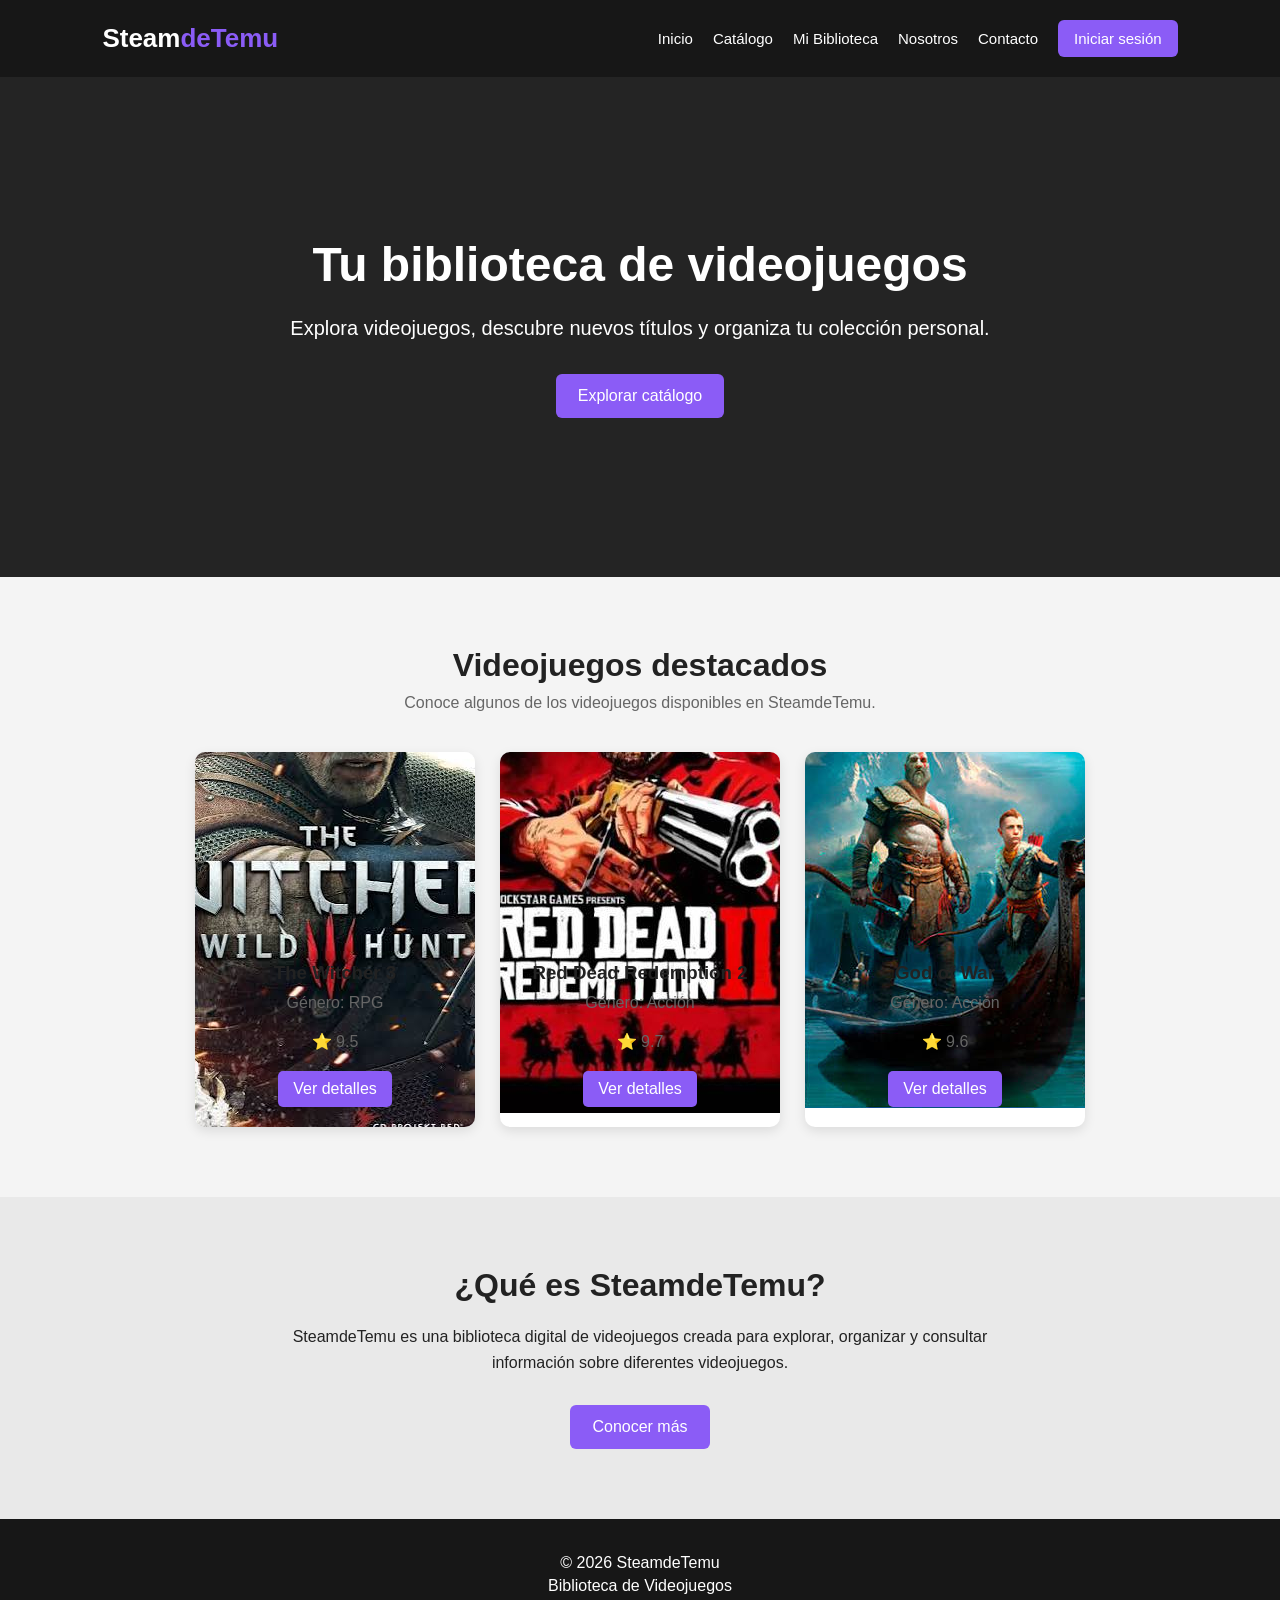
<file: SteamDeTemu/index.html>
<!DOCTYPE html>
<html lang="es">

<head>

    <meta charset="UTF-8">

    <meta name="viewport" content="width=device-width, initial-scale=1.0">

    <title>SteamdeTemu | Biblioteca de Videojuegos</title>

    <link rel="stylesheet" href="css/style.css">

    <link rel="stylesheet" href="css/responsive.css">

</head>


<body>


<!-- =========================
     ENCABEZADO
========================== -->

<header class="header">

    <a href="index.html" class="logo">
        Steam<span>deTemu</span>
    </a>


    <nav class="navbar">

        <a href="index.html">
            Inicio
        </a>

        <a href="catalogo.html">
            Catálogo
        </a>

        <a href="biblioteca.html">
            Mi Biblioteca
        </a>

        <a href="nosotros.html">
            Nosotros
        </a>

        <a href="contacto.html">
            Contacto
        </a>

        <a href="login.html" class="btn-login">
            Iniciar sesión
        </a>

    </nav>

</header>


<!-- =========================
     CONTENIDO PRINCIPAL
========================== -->

<main>


    <!-- HERO -->

    <section class="hero">

        <div class="hero-content">

            <h1>
                Tu biblioteca de videojuegos
            </h1>

            <p>
                Explora videojuegos, descubre nuevos títulos
                y organiza tu colección personal.
            </p>

            <a href="catalogo.html" class="btn-primary">
                Explorar catálogo
            </a>

        </div>

    </section>


    <!-- VIDEOJUEGOS DESTACADOS -->

    <section class="featured">

        <h2>
            Videojuegos destacados
        </h2>

        <p class="section-description">
            Conoce algunos de los videojuegos disponibles
            en SteamdeTemu.
        </p>

        <div class="game-container" id="juegos-destacados">
        </div>

    </section>


    <!-- INFORMACIÓN -->

    <section class="about-preview">

        <h2>
            ¿Qué es SteamdeTemu?
        </h2>

        <p>
            SteamdeTemu es una biblioteca digital de videojuegos
            creada para explorar, organizar y consultar información
            sobre diferentes videojuegos.
        </p>

        <a href="nosotros.html" class="btn-primary">
            Conocer más
        </a>

    </section>


</main>


<!-- =========================
     FOOTER
========================== -->

<footer class="footer">

    <p>
        &copy; 2026 SteamdeTemu
    </p>

    <p>
        Biblioteca de Videojuegos
    </p>

</footer>


<script src="js/videojuegos.js"></script>
<script src="js/main.js"></script>


</body>

</html>
</file>
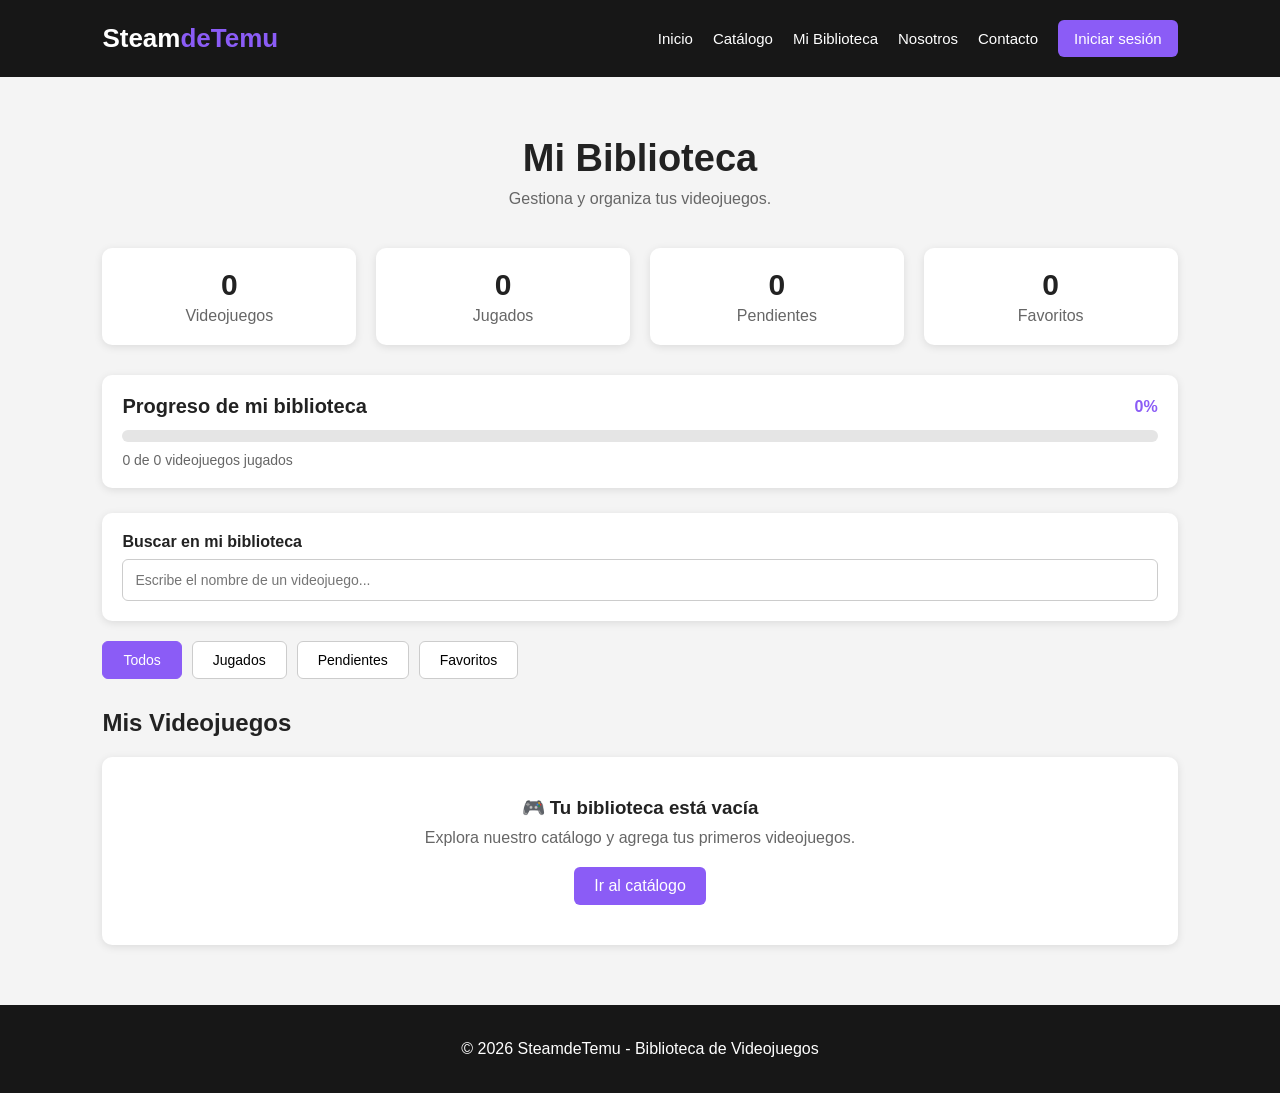
<file: SteamDeTemu/biblioteca.html>
<!DOCTYPE html>
<html lang="es">

<head>
    <meta charset="UTF-8">
    <meta name="viewport" content="width=device-width, initial-scale=1.0">
    <title>Biblioteca | SteamdeTemu</title>

    <!-- FAVICON -->
    <link rel="shortcut icon" href="img/favicon.ico" type="image/x-icon">

    <!-- CSS -->
    <link rel="stylesheet" href="css/style.css">
    <link rel="stylesheet" href="css/responsive.css">
</head>

<body>
<!-- HEADER -->
<header class="header">
    <a href="index.html" class="logo">
        Steam<span>deTemu</span>
    </a>

    <nav class="navbar">
        <a href="index.html">Inicio</a>
        <a href="catalogo.html">Catálogo</a>
        <a href="biblioteca.html" class="activo">Mi Biblioteca</a>
        <a href="nosotros.html">Nosotros</a>
        <a href="contacto.html">Contacto</a>
        <a href="login.html" class="btn-login">Iniciar sesión</a>
    </nav>
</header>

<!-- CONTENIDO PRINCIPAL -->
<main>
    <section class="catalogo">

        <!-- TÍTULO -->
        <div class="catalogo-encabezado">
            <h1>Mi Biblioteca</h1>
            <p>Gestiona y organiza tus videojuegos.</p>
        </div>

        <!-- ESTADÍSTICAS DE LA BIBLIOTECA -->
        <div class="biblioteca-estadisticas">
            <div class="estadistica">
                <h2 id="total-juegos">0</h2>
                <p>Videojuegos</p>
            </div>

            <div class="estadistica">
                <h2 id="total-jugados">0</h2>
                <p>Jugados</p>
            </div>

            <div class="estadistica">
                <h2 id="total-pendientes">0</h2>
                <p>Pendientes</p>
            </div>

            <div class="estadistica">
                <h2 id="total-favoritos">0</h2>
                <p>Favoritos</p>
            </div>
        </div>

        <!-- PROGRESO DE LA BIBLIOTECA -->

        <div class="biblioteca-progreso">

            <div class="progreso-encabezado">

                <h2>Progreso de mi biblioteca</h2>

                <span id="porcentaje-progreso">0%</span>

            </div>

            <div class="barra-progreso">

                <div
                        id="barra-progreso-llenado"
                        class="barra-progreso-llenado">
                </div>

            </div>

            <p id="texto-progreso">
                0 de 0 videojuegos jugados
            </p>

        </div>


        <!-- BUSCADOR -->
        <div class="biblioteca-buscador">
            <label for="buscar-videojuego">Buscar en mi biblioteca</label>
            <input
                    type="text"
                    id="buscar-videojuego"
                    placeholder="Escribe el nombre de un videojuego..."
            >
        </div>

        <!-- FILTROS DE LA BIBLIOTECA -->
        <div class="biblioteca-filtros">
            <button class="filtro-activo" data-filtro="todos">Todos</button>
            <button data-filtro="jugados">Jugados</button>
            <button data-filtro="pendientes">Pendientes</button>
            <button data-filtro="favoritos">Favoritos</button>
        </div>

        <!-- VIDEOJUEGOS DE LA BIBLIOTECA -->
        <div class="biblioteca-contenido">
            <h2>Mis Videojuegos</h2>

            <div id="contenedor-biblioteca" class="contenedor-videojuegos">
                <!-- Los videojuegos se mostrarán aquí mediante JavaScript -->
            </div>

            <!-- MENSAJE CUANDO NO HAY VIDEOJUEGOS (JS podra cambiar el texto dependiendo la situacion)-->
            <div
                    id="mensaje-biblioteca-vacio"
                    class="biblioteca-vacia"
                    style="display: none;"
            >

                <h3>🎮 Tu biblioteca está vacía</h3>

                <p id="texto-biblioteca-vacia">
                    Explora nuestro catálogo y agrega tus primeros videojuegos.
                </p>

                <a href="catalogo.html" class="btn-catalogo">
                    Ir al catálogo
                </a>

            </div>
        </div>

    </section>
</main>

<!-- FOOTER -->
<footer class="footer">
    <p>© 2026 SteamdeTemu - Biblioteca de Videojuegos</p>
</footer>

<!-- JAVASCRIPT -->
<script src="js/videojuegos.js"></script>
<script src="js/biblioteca.js"></script>
</body>

</html>
</file>
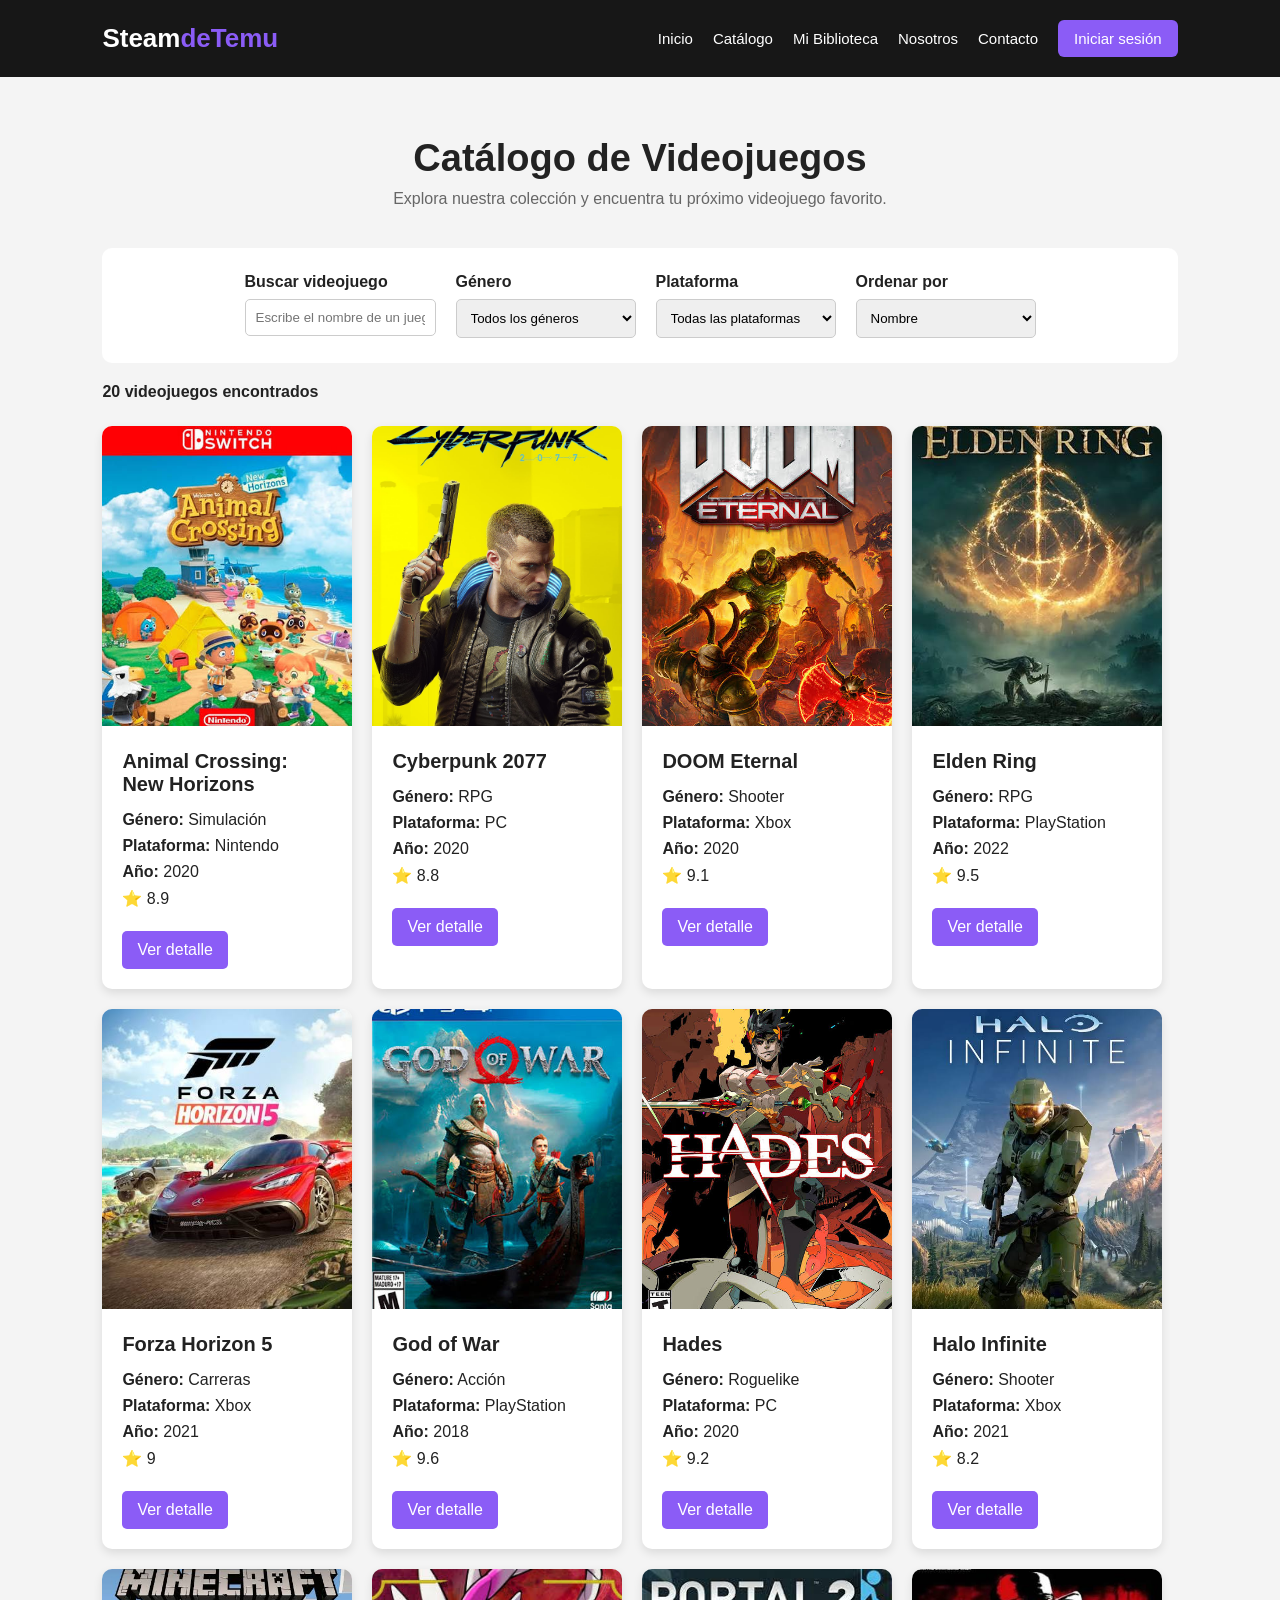
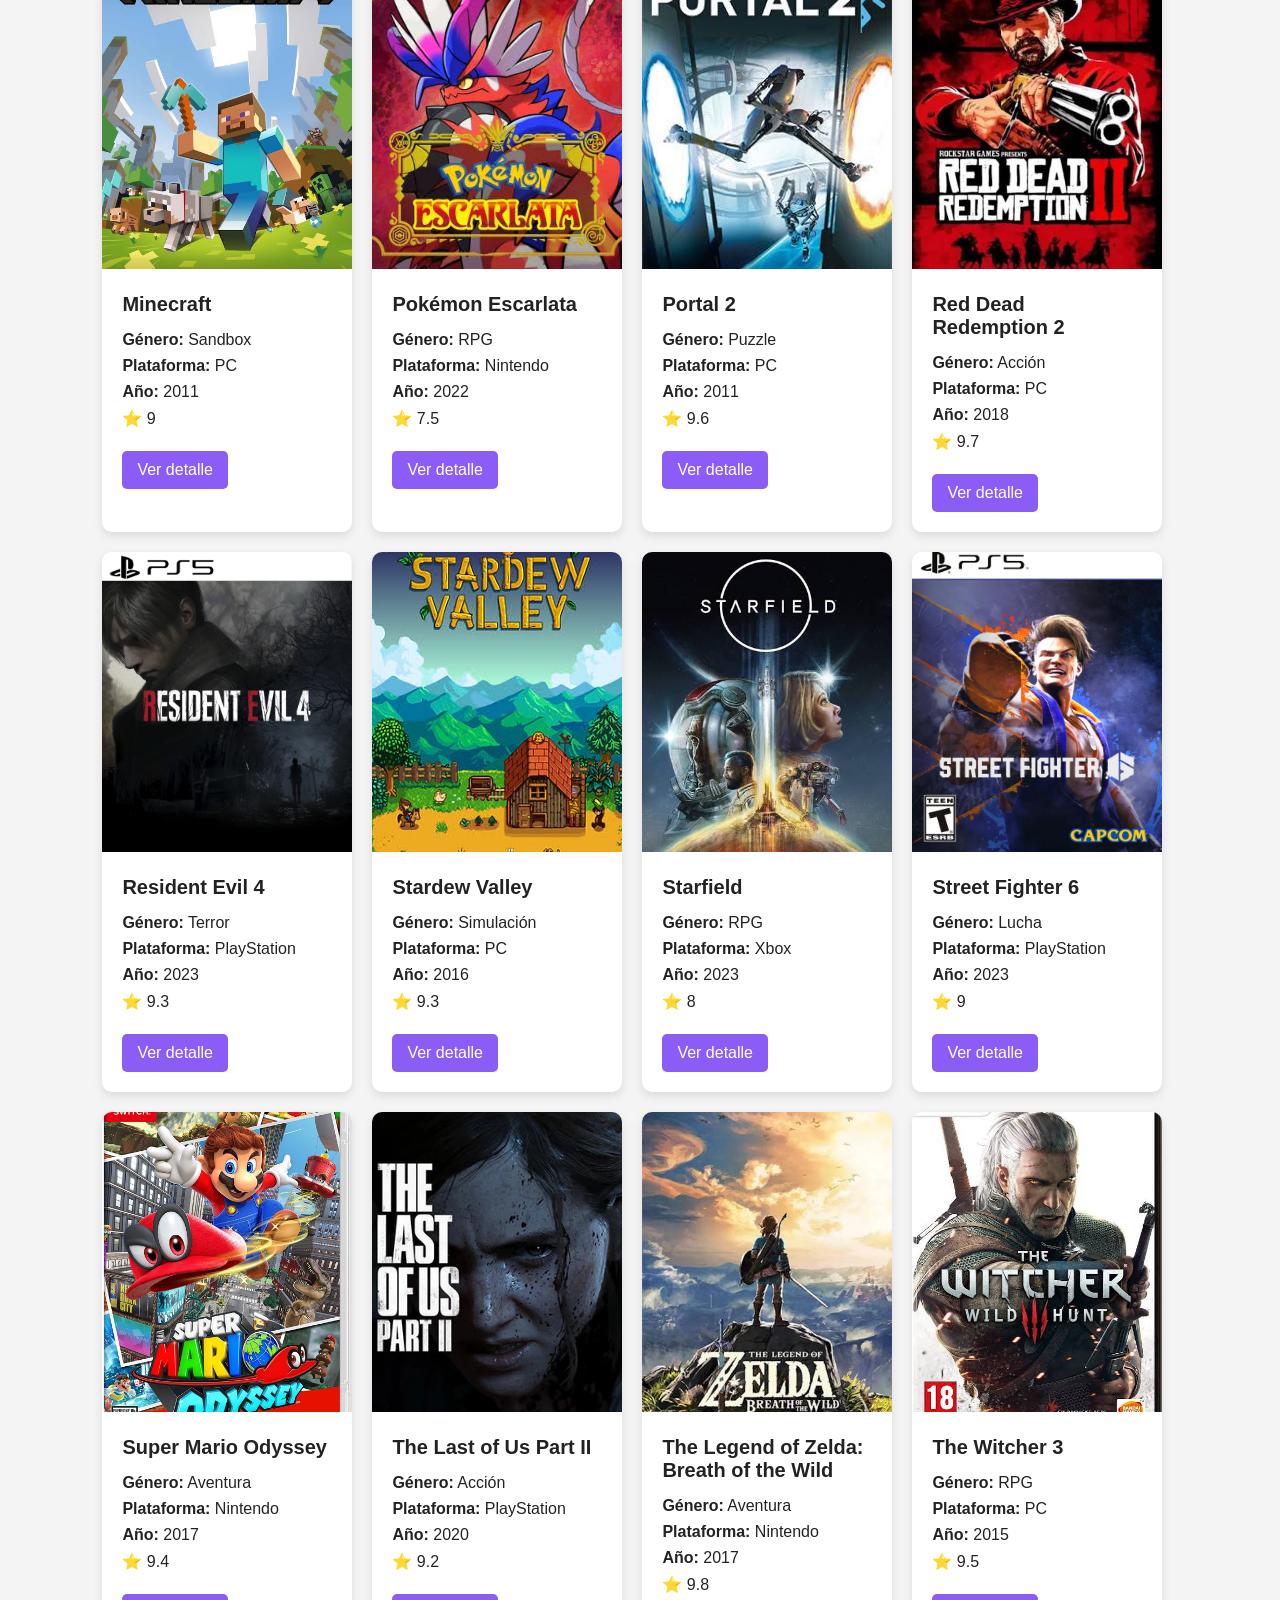
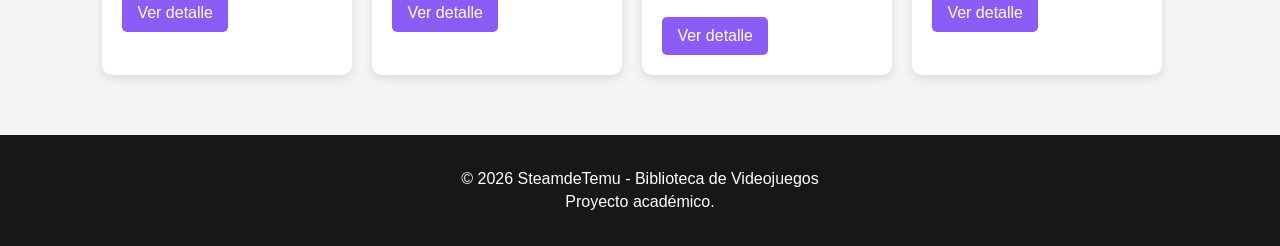
<file: SteamDeTemu/catalogo.html>
<!DOCTYPE html>
<html lang="es">

<head>
    <meta charset="UTF-8">
    <meta name="viewport" content="width=device-width, initial-scale=1.0">

    <title>Catálogo | SteamdeTemu</title>

    <!-- CSS -->
    <link rel="stylesheet" href="css/style.css">
    <link rel="stylesheet" href="css/responsive.css">
</head>

<body>

<!-- HEADER -->
<header class="header">

    <a href="index.html" class="logo">
        Steam<span>deTemu</span>
    </a>

    <nav class="navbar">

        <a href="index.html">Inicio</a>

        <a href="catalogo.html" class="activo">
            Catálogo
        </a>

        <a href="biblioteca.html">
            Mi Biblioteca
        </a>

        <a href="nosotros.html">
            Nosotros
        </a>

        <a href="contacto.html">
            Contacto
        </a>

        <a href="login.html" class="btn-login">
            Iniciar sesión
        </a>

    </nav>

</header>


<!-- CONTENIDO PRINCIPAL -->
<main>

    <section class="catalogo">

        <!-- TÍTULO -->
        <div class="catalogo-encabezado">

            <h1>Catálogo de Videojuegos</h1>

            <p>
                Explora nuestra colección y encuentra tu próximo videojuego favorito.
            </p>

        </div>


        <!-- FILTROS -->
        <section class="filtros">

            <!-- BUSCADOR -->
            <div class="filtro-grupo">

                <label for="buscador">
                    Buscar videojuego
                </label>

                <input
                        type="text"
                        id="buscador"
                        placeholder="Escribe el nombre de un juego..."
                >

            </div>


            <!-- FILTRO GÉNERO -->
            <div class="filtro-grupo">

                <label for="filtro-genero">
                    Género
                </label>

                <select id="filtro-genero">

                    <option value="todos">
                        Todos los géneros
                    </option>

                </select>

            </div>


            <!-- FILTRO PLATAFORMA -->
            <div class="filtro-grupo">

                <label for="filtro-plataforma">
                    Plataforma
                </label>

                <select id="filtro-plataforma">

                    <option value="todos">
                        Todas las plataformas
                    </option>

                </select>

            </div>


            <!-- ORDENAMIENTO -->
            <div class="filtro-grupo">

                <label for="ordenar">
                    Ordenar por
                </label>

                <select id="ordenar">

                    <option value="nombre">
                        Nombre
                    </option>

                    <option value="anio">
                        Año de lanzamiento
                    </option>

                    <option value="valoracion">
                        Valoración
                    </option>

                </select>

            </div>

        </section>


        <!-- CONTADOR -->
        <p id="contador-juegos" class="contador-juegos">
            0 videojuegos encontrados
        </p>


        <!-- MENSAJE SIN RESULTADOS -->
        <p id="mensaje-vacio" class="mensaje-vacio">
            No se encontraron videojuegos.
        </p>


        <!-- CONTENEDOR DE VIDEOJUEGOS -->
        <div
                id="contenedor-videojuegos"
                class="contenedor-videojuegos"
        >

            <!-- JavaScript agregará las tarjetas aquí -->

        </div>

    </section>

</main>


<!-- FOOTER -->
<footer class="footer">

    <p>
        © 2026 SteamdeTemu - Biblioteca de Videojuegos
    </p>

    <p>
        Proyecto académico.
    </p>

</footer>


<!-- JAVASCRIPT -->
<script src="js/videojuegos.js"></script>

</body>

</html>
</file>
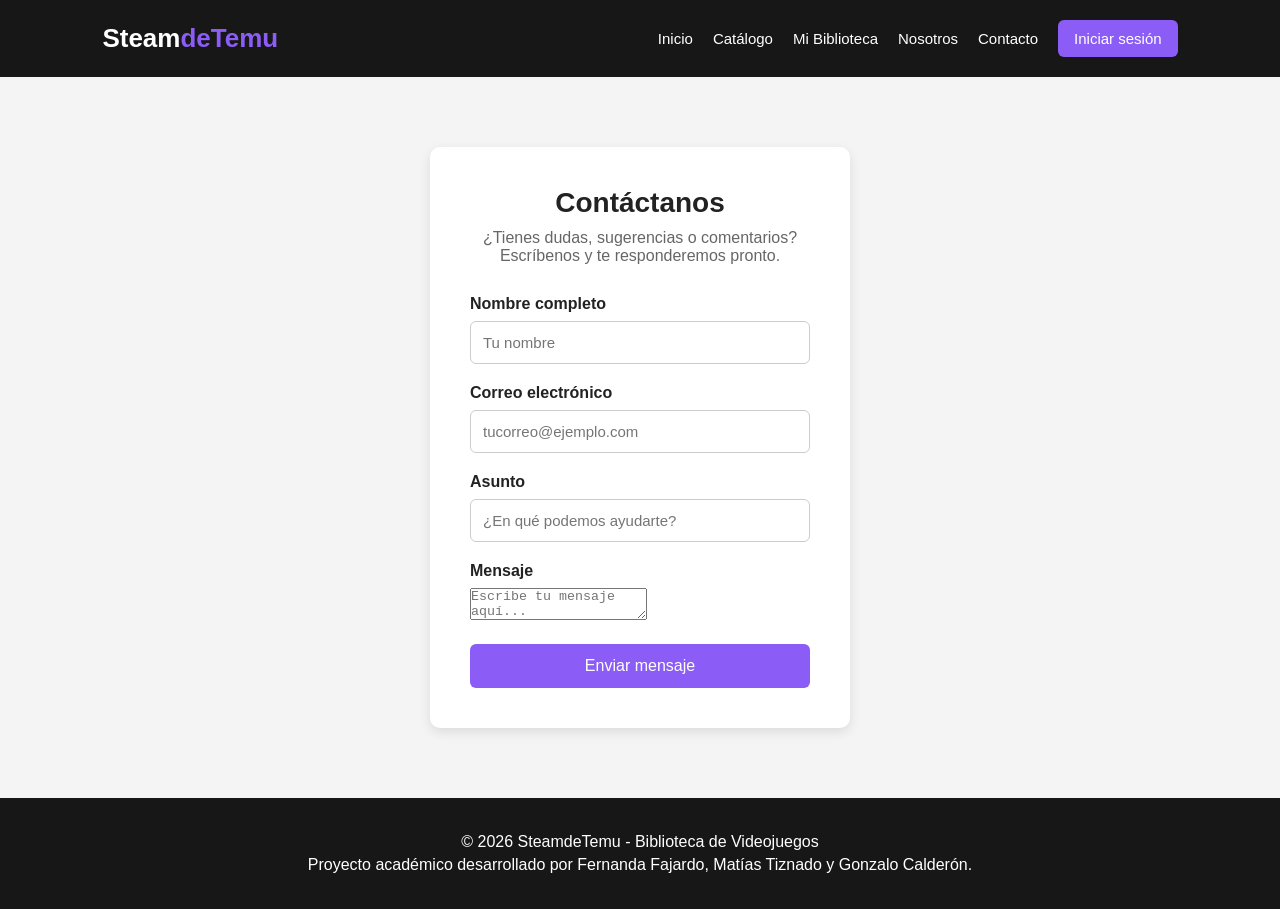
<file: SteamDeTemu/contacto.html>
<!DOCTYPE html>
<html lang="es">

<head>
    <meta charset="UTF-8">

    <meta name="viewport" content="width=device-width, initial-scale=1.0">

    <meta name="description"
          content="Contáctanos si tienes dudas o comentarios sobre SteamdeTemu.">

    <title>Contacto | SteamdeTemu</title>

    <!-- CSS -->
    <link rel="stylesheet" href="css/style.css">
    <link rel="stylesheet" href="css/responsive.css">
</head>

<body>

<!-- HEADER -->
<header class="header">

    <a href="index.html" class="logo">
        Steam<span>deTemu</span>
    </a>

    <nav class="navbar">

        <a href="index.html">Inicio</a>

        <a href="catalogo.html">Catálogo</a>

        <a href="biblioteca.html">Mi Biblioteca</a>

        <a href="nosotros.html">Nosotros</a>

        <a href="contacto.html" class="activo">
            Contacto
        </a>

        <a href="login.html" class="btn-login">
            Iniciar sesión
        </a>

    </nav>

</header>


<!-- CONTENIDO PRINCIPAL -->
<main>

    <section class="auth-section">

        <div class="auth-card contacto-card">

            <h1>Contáctanos</h1>

            <p class="auth-subtitulo">
                ¿Tienes dudas, sugerencias o comentarios?
                Escríbenos y te responderemos pronto.
            </p>

            <!-- Mensaje de error o éxito (oculto por defecto) -->
            <p id="mensaje-contacto" class="mensaje-formulario"></p>

            <form id="form-contacto">

                <div class="form-group">
                    <label for="nombre">Nombre completo</label>
                    <input type="text" id="nombre" name="nombre" placeholder="Tu nombre" required>
                </div>

                <div class="form-group">
                    <label for="email">Correo electrónico</label>
                    <input type="email" id="email" name="email" placeholder="tucorreo@ejemplo.com" required>
                </div>

                <div class="form-group">
                    <label for="asunto">Asunto</label>
                    <input type="text" id="asunto" name="asunto" placeholder="¿En qué podemos ayudarte?" required>
                </div>

                <div class="form-group">
                    <label for="mensaje">Mensaje</label>
                    <textarea id="mensaje" name="mensaje" placeholder="Escribe tu mensaje aquí..." required></textarea>
                </div>

                <button type="submit" class="btn-auth">
                    Enviar mensaje
                </button>

            </form>

        </div>

    </section>

</main>


<!-- FOOTER -->
<footer class="footer">

    <p>
        © 2026 SteamdeTemu - Biblioteca de Videojuegos
    </p>

    <p>
        Proyecto académico desarrollado por
        Fernanda Fajardo, Matías Tiznado y Gonzalo Calderón.
    </p>

</footer>


<!-- JAVASCRIPT -->
<script src="js/main.js"></script>
<script src="js/contacto.js"></script>

</body>

</html>
</file>
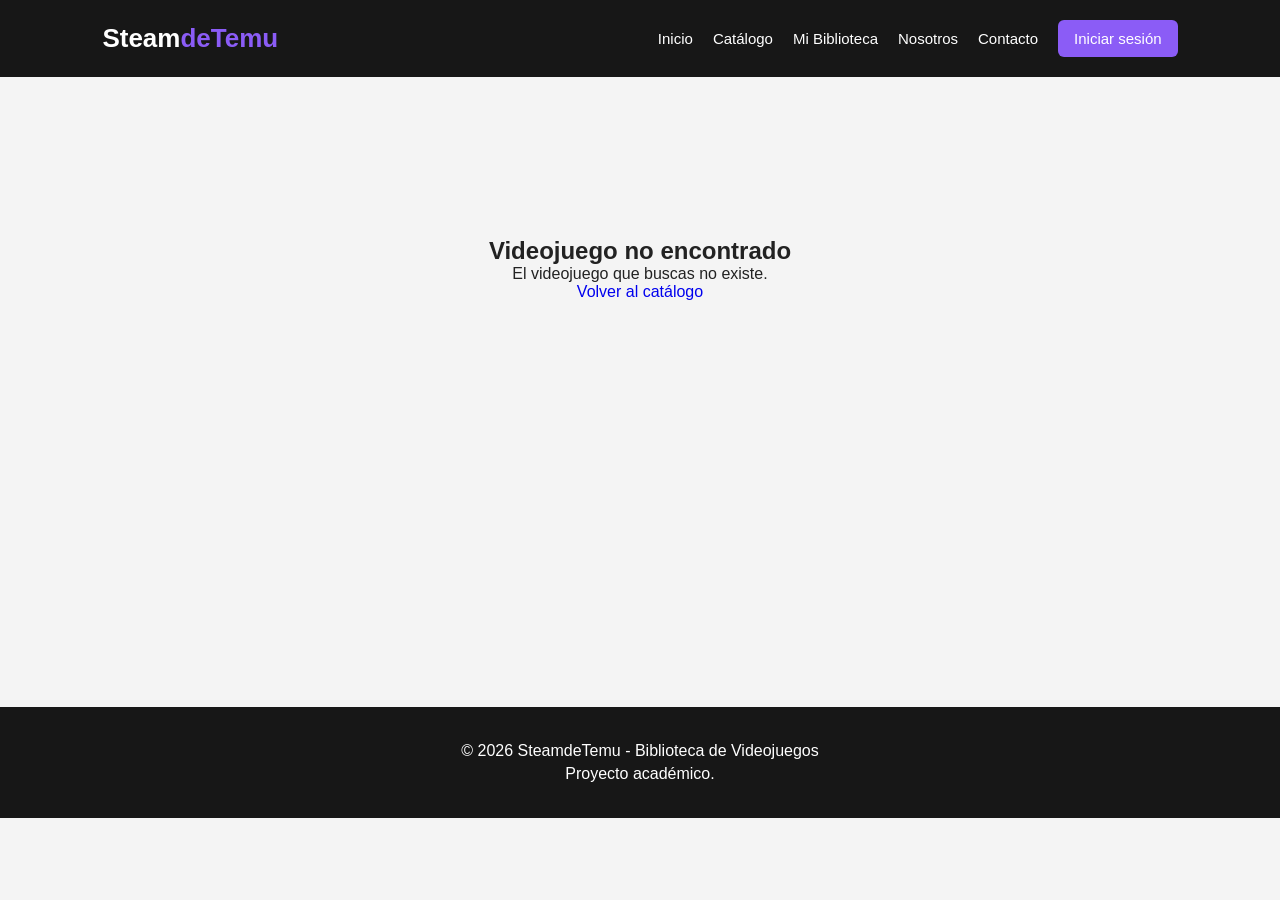
<file: SteamDeTemu/detalle-videojuego.html>
<!DOCTYPE html>
<html lang="es">

<head>
    <meta charset="UTF-8">

    <meta name="viewport" content="width=device-width, initial-scale=1.0">

    <title>Detalle del Videojuego | SteamdeTemu</title>

    <!-- CSS -->
    <link rel="stylesheet" href="css/style.css">
    <link rel="stylesheet" href="css/responsive.css">

</head>

<body>

<!-- HEADER -->
<header class="header">

    <a href="index.html" class="logo">
        Steam<span>deTemu</span>
    </a>

    <nav class="navbar">

        <a href="index.html">
            Inicio
        </a>

        <a href="catalogo.html">
            Catálogo
        </a>

        <a href="biblioteca.html">
            Mi Biblioteca
        </a>

        <a href="nosotros.html">
            Nosotros
        </a>

        <a href="contacto.html">
            Contacto
        </a>

        <a href="login.html" class="btn-login">
            Iniciar sesión
        </a>

    </nav>

</header>


<!-- CONTENIDO PRINCIPAL -->
<main>

    <section class="detalle-videojuego">

        <!-- JavaScript mostrará la información aquí -->

        <div id="contenido-detalle">

            <p>
                Cargando información del videojuego...
            </p>

        </div>

    </section>

</main>


<!-- FOOTER -->
<footer class="footer">

    <p>
        © 2026 SteamdeTemu - Biblioteca de Videojuegos
    </p>

    <p>
        Proyecto académico.
    </p>

</footer>


<!-- JAVASCRIPT -->
<script src="js/videojuegos.js"></script>
<script src="js/biblioteca.js"></script>

</body>

</html>
</file>
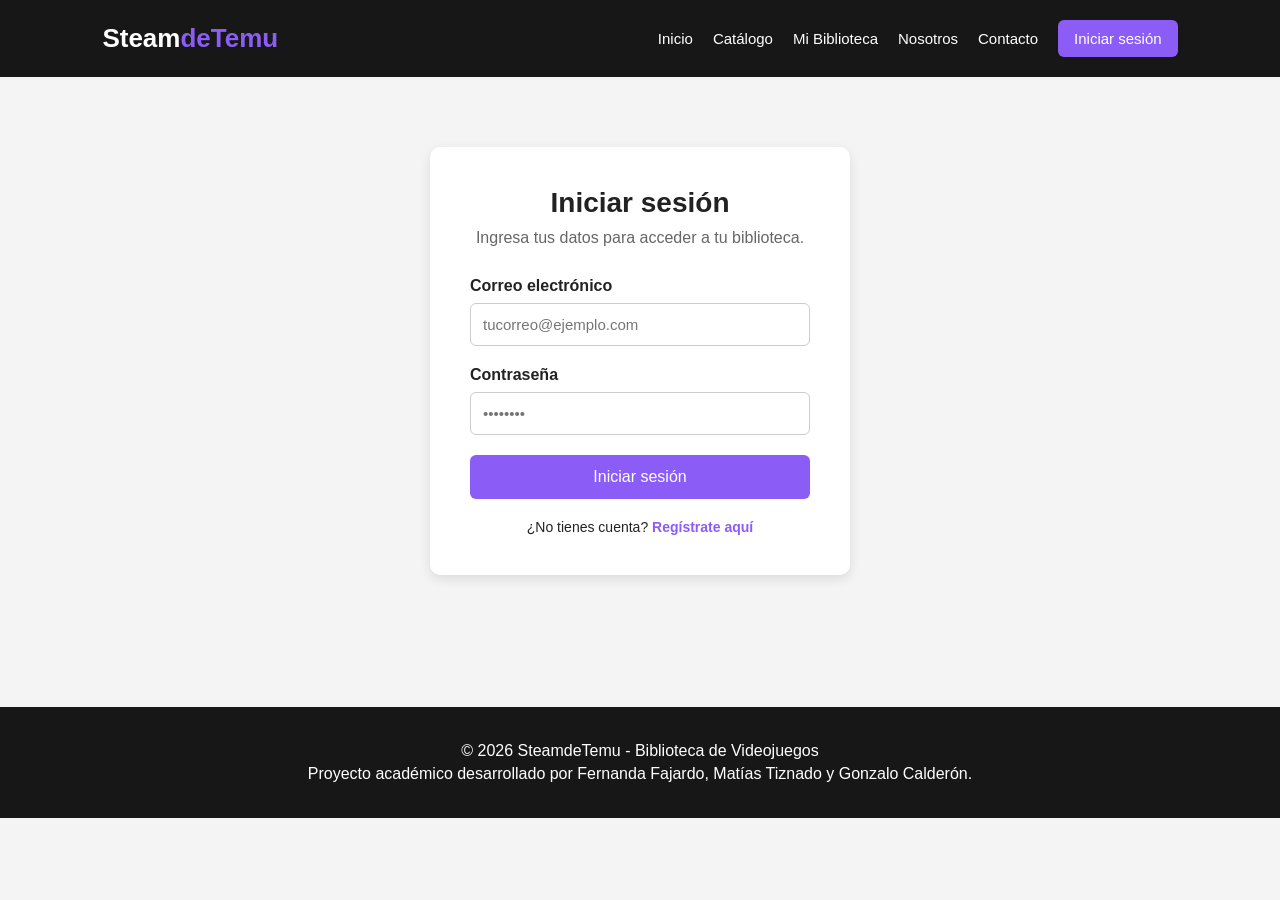
<file: SteamDeTemu/login.html>
<!DOCTYPE html>
<html lang="es">

<head>
    <meta charset="UTF-8">

    <meta name="viewport" content="width=device-width, initial-scale=1.0">

    <meta name="description"
          content="Inicia sesión en SteamdeTemu, tu biblioteca digital de videojuegos.">

    <title>Iniciar sesión | SteamdeTemu</title>

    <!-- CSS principal -->
    <link rel="stylesheet" href="css/style.css">

    <!-- CSS responsive -->
    <link rel="stylesheet" href="css/responsive.css">
</head>

<body>

<!-- HEADER -->
<header class="header">

    <a href="index.html" class="logo">
        Steam<span>deTemu</span>
    </a>

    <nav class="navbar">

        <a href="index.html">Inicio</a>

        <a href="catalogo.html">Catálogo</a>

        <a href="biblioteca.html">Mi Biblioteca</a>

        <a href="nosotros.html">Nosotros</a>

        <a href="contacto.html">Contacto</a>

        <a href="login.html" class="btn-login">
            Iniciar sesión
        </a>

    </nav>

</header>


<!-- CONTENIDO PRINCIPAL -->
<main>

    <section class="auth-section">

        <div class="auth-card">

            <h1>Iniciar sesión</h1>

            <p class="auth-subtitulo">
                Ingresa tus datos para acceder a tu biblioteca.
            </p>

            <!-- Mensaje de error o éxito (oculto por defecto) -->
            <p id="mensaje-login" class="mensaje-formulario"></p>

            <form id="form-login">

                <div class="form-group">
                    <label for="email">Correo electrónico</label>
                    <input type="email" id="email" name="email" placeholder="tucorreo@ejemplo.com" required>
                </div>

                <div class="form-group">
                    <label for="password">Contraseña</label>
                    <input type="password" id="password" name="password" placeholder="••••••••" required>
                </div>

                <button type="submit" class="btn-auth">
                    Iniciar sesión
                </button>

            </form>

            <div class="auth-enlace">
                <p>
                    ¿No tienes cuenta?
                    <a href="registro.html">Regístrate aquí</a>
                </p>
            </div>

        </div>

    </section>

</main>


<!-- FOOTER -->
<footer class="footer">

    <p>
        © 2026 SteamdeTemu - Biblioteca de Videojuegos
    </p>

    <p>
        Proyecto académico desarrollado por
        Fernanda Fajardo, Matías Tiznado y Gonzalo Calderón.
    </p>

</footer>


<!-- JAVASCRIPT -->
<script src="js/main.js"></script>
<script src="js/login.js"></script>

</body>

</html>
</file>
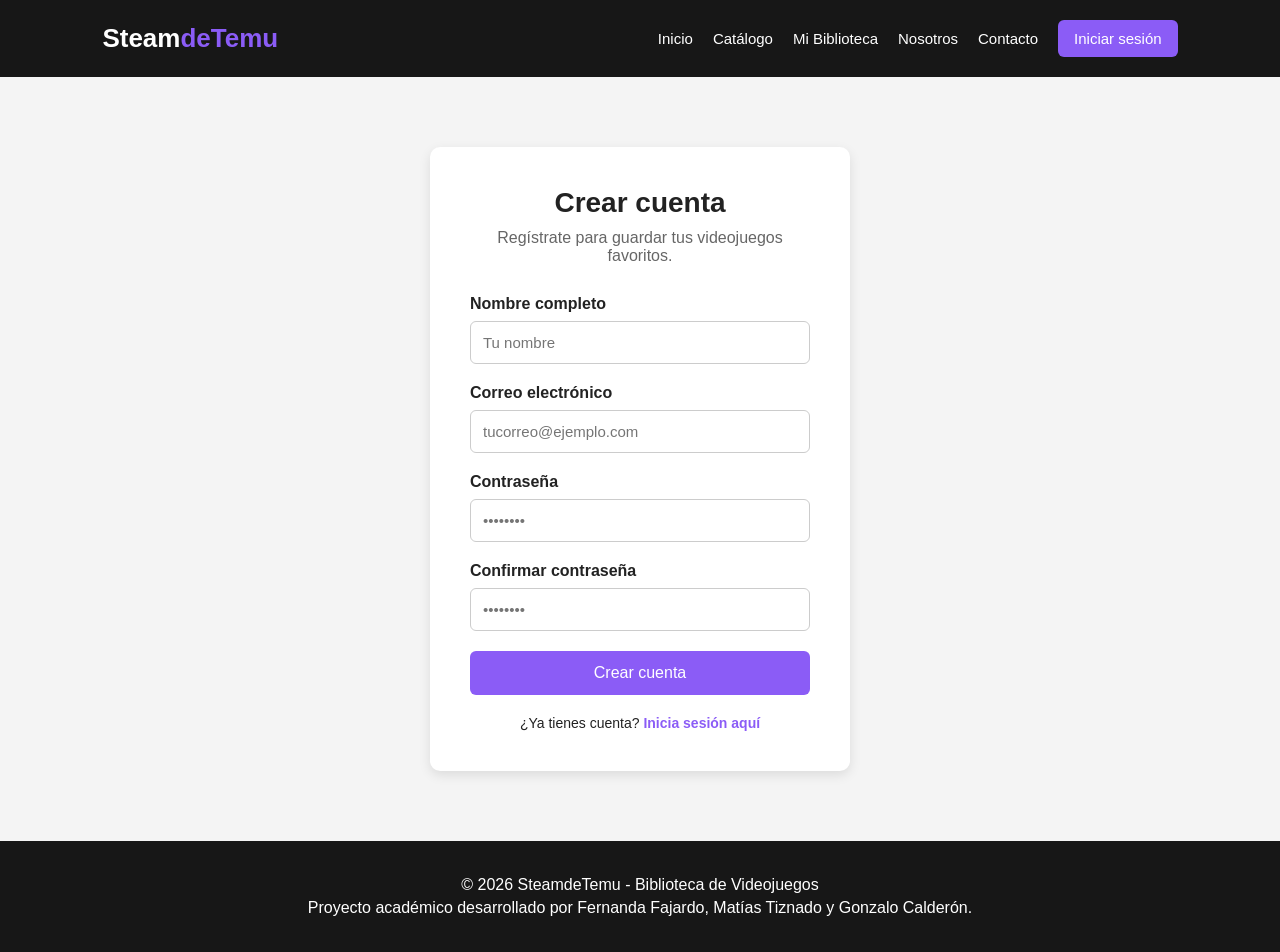
<file: SteamDeTemu/registro.html>
<!DOCTYPE html>
<html lang="es">

<head>
    <meta charset="UTF-8">

    <meta name="viewport" content="width=device-width, initial-scale=1.0">

    <meta name="description"
          content="Crea tu cuenta en SteamdeTemu, tu biblioteca digital de videojuegos.">

    <title>Registro | SteamdeTemu</title>

    <!-- CSS principal -->
    <link rel="stylesheet" href="css/style.css">

    <!-- CSS responsive -->
    <link rel="stylesheet" href="css/responsive.css">
</head>

<body>

<!-- HEADER -->
<header class="header">

    <a href="index.html" class="logo">
        Steam<span>deTemu</span>
    </a>

    <nav class="navbar">

        <a href="index.html">Inicio</a>

        <a href="catalogo.html">Catálogo</a>

        <a href="biblioteca.html">Mi Biblioteca</a>

        <a href="nosotros.html">Nosotros</a>

        <a href="contacto.html">Contacto</a>

        <a href="login.html" class="btn-login">
            Iniciar sesión
        </a>

    </nav>

</header>


<!-- CONTENIDO PRINCIPAL -->
<main>

    <section class="auth-section">

        <div class="auth-card">

            <h1>Crear cuenta</h1>

            <p class="auth-subtitulo">
                Regístrate para guardar tus videojuegos favoritos.
            </p>

            <!-- Mensaje de error o éxito (oculto por defecto) -->
            <p id="mensaje-registro" class="mensaje-formulario"></p>

            <form id="form-registro">

                <div class="form-group">
                    <label for="nombre">Nombre completo</label>
                    <input type="text" id="nombre" name="nombre" placeholder="Tu nombre" required>
                </div>

                <div class="form-group">
                    <label for="email">Correo electrónico</label>
                    <input type="email" id="email" name="email" placeholder="tucorreo@ejemplo.com" required>
                </div>

                <div class="form-group">
                    <label for="password">Contraseña</label>
                    <input type="password" id="password" name="password" placeholder="••••••••" required>
                </div>

                <div class="form-group">
                    <label for="confirmar-password">Confirmar contraseña</label>
                    <input type="password" id="confirmar-password" name="confirmar-password" placeholder="••••••••" required>
                </div>

                <button type="submit" class="btn-auth">
                    Crear cuenta
                </button>

            </form>

            <div class="auth-enlace">
                <p>
                    ¿Ya tienes cuenta?
                    <a href="login.html">Inicia sesión aquí</a>
                </p>
            </div>

        </div>

    </section>

</main>


<!-- FOOTER -->
<footer class="footer">

    <p>
        © 2026 SteamdeTemu - Biblioteca de Videojuegos
    </p>

    <p>
        Proyecto académico desarrollado por
        Fernanda Fajardo, Matías Tiznado y Gonzalo Calderón.
    </p>

</footer>


<!-- JAVASCRIPT -->
<script src="js/usuarios.js"></script>
<script src="js/main.js"></script>
<script src="js/registro.js"></script>

</body>

</html>
</file>
<file: SteamDeTemu/css/style.css>
* {
    margin: 0;
    padding: 0;
    box-sizing: border-box;
}

body {
    font-family: Arial, Helvetica, sans-serif;
    background-color: #f4f4f4;
    color: #222;
}

a {
    text-decoration: none;
}

main {
    min-height: 70vh;
}


.header {
    width: 100%;
    display: flex;
    justify-content: space-between;
    align-items: center;

    padding: 20px 8%;

    background-color: #171717;
}


/* LOGO */

.logo {
    color: white;
    font-size: 26px;
    font-weight: bold;
}

.logo span {
    color: #8b5cf6;
}


/* MENÚ */

.navbar {
    display: flex;
    align-items: center;
    gap: 20px;
}

.navbar a {
    color: white;
    font-size: 15px;
    transition: 0.3s;
}

.navbar a:hover {
    color: #8b5cf6;
}


/* BOTÓN LOGIN */

.btn-login {
    background-color: #8b5cf6;

    padding: 10px 16px;

    border-radius: 6px;
}

.btn-login:hover {
    color: white !important;
    background-color: #6d28d9;
}


/* =========================
   HERO
========================= */

.hero {
    min-height: 500px;

    display: flex;
    justify-content: center;
    align-items: center;

    text-align: center;

    padding: 50px 20px;

    background-color: #242424;

    color: white;
}

.hero-content {
    max-width: 700px;
}

.hero h1 {
    font-size: 48px;
    margin-bottom: 20px;
}

.hero p {
    font-size: 20px;
    line-height: 1.6;

    margin-bottom: 30px;
}


/* =========================
   BOTÓN PRINCIPAL
========================= */

.btn-primary {
    display: inline-block;

    background-color: #8b5cf6;
    color: white;

    padding: 13px 22px;

    border-radius: 6px;

    transition: 0.3s;
}

.btn-primary:hover {
    background-color: #6d28d9;
}


/* =========================
   VIDEOJUEGOS DESTACADOS
========================= */

.featured {
    padding: 70px 8%;
    text-align: center;
}

.featured h2 {
    font-size: 32px;
    margin-bottom: 10px;
}

.section-description {
    color: #666;
    margin-bottom: 40px;
}


/* CONTENEDOR */

.game-container {
    display: flex;
    justify-content: center;

    gap: 25px;

    flex-wrap: wrap;
}


/* TARJETA */

.game-card {
    width: 280px;

    background-color: white;

    border-radius: 10px;

    overflow: hidden;

    box-shadow: 0 4px 12px rgba(0, 0, 0, 0.1);

    transition: 0.3s;
}

.game-card:hover {
    transform: translateY(-5px);
}


/* IMAGEN */

.game-image {
    height: 190px;

    display: flex;
    justify-content: center;
    align-items: center;

    background-color: #d1d1d1;

    color: #555;
}


/* INFORMACIÓN */

.game-info {
    padding: 20px;
}

.game-info h3 {
    margin-bottom: 10px;
}

.game-info p {
    color: #666;
    margin-bottom: 20px;
}

.game-info a {
    display: inline-block;

    background-color: #8b5cf6;

    color: white;

    padding: 9px 15px;

    border-radius: 5px;
}


/* =========================
   SOBRE STEAMDETEMU
========================= */

.about-preview {
    padding: 70px 8%;

    text-align: center;

    background-color: #e9e9e9;
}

.about-preview h2 {
    font-size: 32px;
    margin-bottom: 20px;
}

.about-preview p {
    max-width: 700px;

    margin: 0 auto 30px;

    line-height: 1.6;
}


/* =========================
   FOOTER
========================= */

.footer {
    padding: 30px;

    text-align: center;

    background-color: #171717;

    color: white;
}

.footer p {
    margin: 5px;
}


/* ========================================
   CATÁLOGO
======================================== */

.catalogo {
    padding: 60px 8%;
}

.catalogo-encabezado {
    text-align: center;
    margin-bottom: 40px;
}

.catalogo-encabezado h1 {
    font-size: 38px;
    margin-bottom: 10px;
}

.catalogo-encabezado p {
    color: #666;
}


/* FILTROS */

.filtros {
    display: flex;
    gap: 20px;
    flex-wrap: wrap;

    justify-content: center;

    background-color: white;

    padding: 25px;

    border-radius: 10px;

    margin-bottom: 20px;
}

.filtro-grupo {
    display: flex;
    flex-direction: column;
    gap: 8px;
}

.filtro-grupo label {
    font-weight: bold;
}

.filtro-grupo input,
.filtro-grupo select {
    padding: 10px;

    border: 1px solid #ccc;

    border-radius: 5px;

    min-width: 180px;
}


/* CONTADOR */

.contador-juegos {
    margin-bottom: 25px;

    font-weight: bold;
}


/* CONTENEDOR */

.contenedor-videojuegos {
    display: grid;
    grid-template-columns: repeat(auto-fill, 250px);
    gap: 20px;
    justify-content: start;
}


/* TARJETA */

.tarjeta-juego {
    background-color: white;
    border-radius: 10px;
    overflow: hidden;
    box-shadow: 0 4px 10px rgba(0, 0, 0, 0.1);
    transition: 0.3s;
    width: 250px;
    max-width: 250px;
    box-sizing: border-box;
}

.tarjeta-juego:hover {
    transform: translateY(-5px);
}


.imagen-juego {
    width: 100%;
    height: 300px;
    object-fit: cover;
}


.contenido-juego {
    padding: 20px;
}


.contenido-juego h2 {
    font-size: 20px;

    margin-bottom: 15px;
}


.contenido-juego p {
    margin-bottom: 8px;
}


.btn-detalle {
    display: inline-block;

    margin-top: 15px;

    padding: 10px 15px;

    background-color: #8b5cf6;

    color: white;

    text-decoration: none;

    border-radius: 5px;
}


/* MENSAJE VACÍO */

.mensaje-vacio {
    display: none;

    text-align: center;

    font-size: 18px;

    margin: 40px;
}

/* ========================================
   DETALLE DEL VIDEOJUEGO
======================================== */

.detalle-videojuego {
    padding: 60px 8%;
    min-height: 600px;
}


/* CONTENIDO PRINCIPAL */

.detalle-contenido {
    max-width: 1100px;

    margin: 0 auto;

    display: grid;

    grid-template-columns: 1fr 1fr;

    gap: 50px;

    background-color: white;

    padding: 40px;

    border-radius: 15px;

    box-shadow:
        0 4px 15px rgba(0, 0, 0, 0.1);
}


/* IMAGEN */

.detalle-imagen img {
    width: 100%;

    height: 500px;

    object-fit: cover;

    border-radius: 10px;
}


/* INFORMACIÓN */

.detalle-info {
    display: flex;

    flex-direction: column;

    justify-content: center;
}


.detalle-genero {
    display: inline-block;

    width: fit-content;

    background-color: #e9ddff;

    color: #6d28d9;

    padding: 7px 12px;

    border-radius: 20px;

    margin-bottom: 15px;

    font-weight: bold;
}


.detalle-info h1 {
    font-size: 40px;

    margin-bottom: 20px;
}


.detalle-descripcion {
    line-height: 1.6;

    color: #555;

    margin-bottom: 25px;
}


/* DATOS */

.detalle-datos {
    margin-bottom: 25px;
}


.detalle-datos p {
    margin-bottom: 10px;

    padding-bottom: 10px;

    border-bottom: 1px solid #eee;
}


/* BOTONES */

.detalle-acciones {
    display: flex;

    flex-wrap: wrap;

    gap: 10px;

    margin-bottom: 25px;
}


.detalle-acciones button {
    padding: 12px 15px;

    border: none;

    border-radius: 6px;

    cursor: pointer;

    font-size: 14px;

    transition: 0.3s;
}


/* FAVORITO */

.btn-favorito {
    background-color: #8b5cf6;

    color: white;
}


/* JUGADO */

.btn-jugado {
    background-color: #22c55e;

    color: white;
}


/* PENDIENTE */

.btn-pendiente {
    background-color: #f59e0b;

    color: white;
}


/* VOLVER */

.btn-volver {
    color: #8b5cf6;

    font-weight: bold;

    text-decoration: none;
}


/* ERROR */

.error-detalle {
    text-align: center;

    padding: 100px 20px;
}
.auth-section {
    display: flex;
    justify-content: center;
    align-items: center;

    padding: 70px 8%;

    min-height: 60vh;
}

.auth-card {
    background-color: white;

    width: 100%;
    max-width: 420px;

    padding: 40px;

    border-radius: 10px;

    box-shadow: 0 4px 12px rgba(0, 0, 0, 0.1);
}

.auth-card h1 {
    font-size: 28px;
    margin-bottom: 10px;
    text-align: center;
}

.auth-subtitulo {
    color: #666;
    text-align: center;
    margin-bottom: 30px;
}

.form-group {
    margin-bottom: 20px;
}

.form-group label {
    display: block;
    font-weight: bold;
    margin-bottom: 8px;
}

.form-group input {
    width: 100%;
    padding: 12px;
    border: 1px solid #ccc;
    border-radius: 6px;
    font-size: 15px;
}

.form-group input:focus {
    outline: none;
    border-color: #8b5cf6;
}

.mensaje-formulario {
    display: none;

    margin-bottom: 15px;
    padding: 10px;

    border-radius: 6px;

    font-size: 14px;
}

.mensaje-error {
    display: block;
    background-color: #fee2e2;
    color: #b91c1c;
}

.mensaje-exito {
    display: block;
    background-color: #dcfce7;
    color: #15803d;
}

.btn-auth {
    width: 100%;

    padding: 13px;

    background-color: #8b5cf6;
    color: white;

    border: none;
    border-radius: 6px;

    font-size: 16px;

    cursor: pointer;

    transition: 0.3s;
}

.btn-auth:hover {
    background-color: #6d28d9;
}

.auth-enlace {
    text-align: center;
    margin-top: 20px;
    font-size: 14px;
}

.auth-enlace a {
    color: #8b5cf6;
    font-weight: bold;
}


/* ========================================
   NOSOTROS
======================================== */

.nosotros-hero {
    padding: 80px 8%;

    text-align: center;

    background-color: #242424;

    color: white;
}

.nosotros-hero h1 {
    font-size: 42px;

    margin-bottom: 20px;
}

.nosotros-hero p {
    max-width: 700px;

    margin: 0 auto;

    font-size: 18px;
    line-height: 1.6;

    color: #ccc;
}


/* MISIÓN / VISIÓN / VALORES */

.nosotros-mision {
    display: flex;

    justify-content: center;
    flex-wrap: wrap;

    gap: 25px;

    padding: 70px 8%;

    background-color: #e9e9e9;
}

.mision-card {
    width: 300px;

    background-color: white;

    padding: 30px 25px;

    border-radius: 10px;

    box-shadow: 0 4px 12px rgba(0, 0, 0, 0.1);

    transition: 0.3s;
}

.mision-card:hover {
    transform: translateY(-5px);
}

.mision-card h2 {
    font-size: 20px;

    margin-bottom: 12px;

    color: #6d28d9;
}

.mision-card p {
    color: #555;
    line-height: 1.6;
}


/* EQUIPO */

.equipo {
    padding: 70px 8%;

    text-align: center;
}

.equipo h2 {
    font-size: 32px;

    margin-bottom: 40px;
}

.equipo-container {
    display: flex;

    justify-content: center;
    flex-wrap: wrap;

    gap: 25px;
}

.miembro-card {
    width: 220px;

    background-color: white;

    padding: 35px 20px;

    border-radius: 10px;

    box-shadow: 0 4px 12px rgba(0, 0, 0, 0.1);

    transition: 0.3s;
}

.miembro-card:hover {
    transform: translateY(-5px);

    box-shadow: 0 8px 20px rgba(0, 0, 0, 0.15);
}

.miembro-avatar {
    width: 70px;
    height: 70px;

    margin: 0 auto 20px;

    display: flex;
    justify-content: center;
    align-items: center;

    border-radius: 50%;

    background-color: #8b5cf6;

    color: white;

    font-size: 20px;
    font-weight: bold;
}

.miembro-card h3 {
    margin-bottom: 8px;
}

.miembro-card p {
    color: #666;
    font-size: 14px;
}

/* ESTADÍSTICAS DE LA BIBLIOTECA */

.biblioteca-estadisticas {
    display: grid;
    grid-template-columns: repeat(4, 1fr);
    gap: 20px;
    margin: 30px 0;
}

.estadistica {
    background-color: white;
    padding: 20px;
    text-align: center;
    border-radius: 10px;
    box-shadow: 0 2px 8px rgba(0, 0, 0, 0.1);
}

.estadistica h2 {
    margin: 0;
    font-size: 30px;
}

.estadistica p {
    margin: 5px 0 0;
    color: #666;
}

/* BUSCADOR DE LA BIBLIOTECA */

.biblioteca-buscador {
    background-color: white;
    padding: 20px;
    margin-bottom: 20px;
    border-radius: 10px;
    box-shadow: 0 2px 8px rgba(0, 0, 0, 0.1);
}

.biblioteca-buscador label {
    display: block;
    margin-bottom: 8px;
    font-weight: bold;
}

.biblioteca-buscador input {
    width: 100%;
    padding: 12px;
    border: 1px solid #ccc;
    border-radius: 6px;
    box-sizing: border-box;
    font-size: 14px;
}

.biblioteca-buscador input:focus {
    outline: none;
    border-color: #8b5cf6;
}

/* FILTROS DE LA BIBLIOTECA */

.biblioteca-filtros {
    display: flex;
    gap: 10px;
    margin-bottom: 30px;
}

.biblioteca-filtros button {
    background-color: white;
    border: 1px solid #ccc;
    padding: 10px 20px;
    border-radius: 6px;
    cursor: pointer;
    font-size: 14px;
}

.biblioteca-filtros button:hover {
    background-color: #f0f0f0;
}

.biblioteca-filtros .filtro-activo {
    background-color: #8b5cf6;
    color: white;
    border-color: #8b5cf6;
}

/* CONTENIDO DE LA BIBLIOTECA */

.biblioteca-contenido h2 {
    margin-bottom: 20px;
    font-size: 24px;
}

.mensaje-vacio {
    text-align: center;
    background-color: white;
    padding: 30px;
    border-radius: 10px;
    color: #666;
    margin-top: 20px;
}


/* ESTADÍSTICAS DE LA BIBLIOTECA */

.biblioteca-estadisticas {
    display: grid;
    grid-template-columns: repeat(4, 1fr);
    gap: 20px;
    margin: 30px 0;
}

.estadistica {
    background-color: white;
    padding: 20px;
    text-align: center;
    border-radius: 10px;
    box-shadow: 0 2px 8px rgba(0, 0, 0, 0.1);
}

.estadistica h2 {
    margin: 0;
    font-size: 30px;
}

.estadistica p {
    margin: 5px 0 0;
    color: #666;
}


/* BUSCADOR DE LA BIBLIOTECA */

.biblioteca-buscador {
    background-color: white;
    padding: 20px;
    margin-bottom: 20px;
    border-radius: 10px;
    box-shadow: 0 2px 8px rgba(0, 0, 0, 0.1);
}

.biblioteca-buscador label {
    display: block;
    margin-bottom: 8px;
    font-weight: bold;
}

.biblioteca-buscador input {
    width: 100%;
    padding: 12px;
    border: 1px solid #ccc;
    border-radius: 6px;
    box-sizing: border-box;
    font-size: 14px;
}

.biblioteca-buscador input:focus {
    outline: none;
    border-color: #8b5cf6;
}


/* FILTROS DE LA BIBLIOTECA */

.biblioteca-filtros {
    display: flex;
    gap: 10px;
    margin-bottom: 30px;
}

.biblioteca-filtros button {
    background-color: white;
    border: 1px solid #ccc;
    padding: 10px 20px;
    border-radius: 6px;
    cursor: pointer;
    font-size: 14px;
}

.biblioteca-filtros button:hover {
    background-color: #f0f0f0;
}

.biblioteca-filtros .filtro-activo {
    background-color: #8b5cf6;
    color: white;
    border-color: #8b5cf6;
}


/* CONTENIDO DE LA BIBLIOTECA */

.biblioteca-contenido h2 {
    margin-bottom: 20px;
    font-size: 24px;
}

.mensaje-vacio {
    text-align: center;
    background-color: white;
    padding: 30px;
    border-radius: 10px;
    color: #666;
    margin-top: 20px;
}


/* TARJETAS DE LA BIBLIOTECA */

.biblioteca-contenido .tarjeta-juego {
    position: relative;
}

.biblioteca-estado {
    display: inline-block;
    margin-top: 10px;
    padding: 5px 10px;
    border-radius: 15px;
    font-size: 12px;
    font-weight: bold;
}

.estado-jugado {
    background-color: #dff5e3;
    color: #287a38;
}

.estado-pendiente {
    background-color: #fff0d6;
    color: #a05a00;
}

.estado-favorito {
    background-color: #eee5ff;
    color: #6b35b5;
}


/* BOTÓN PARA QUITAR DE LA BIBLIOTECA */

.btn-quitar-biblioteca {
    display: inline-block;
    margin-top: 10px;
    margin-left: 5px;
    padding: 8px 12px;
    border: none;
    border-radius: 6px;
    background-color: #eeeeee;
    color: #555;
    cursor: pointer;
    font-size: 13px;
}

.btn-quitar-biblioteca:hover {
    background-color: #dddddd;
}


/* MENSAJE DE BIBLIOTECA VACÍA */

.biblioteca-vacia {
    text-align: center;
    background-color: white;
    padding: 40px 20px;
    border-radius: 10px;
    box-shadow: 0 2px 8px rgba(0, 0, 0, 0.1);
}

.biblioteca-vacia h3 {
    margin-bottom: 10px;
}

.biblioteca-vacia p {
    color: #666;
    margin-bottom: 20px;
}

.biblioteca-vacia .btn-catalogo {
    display: inline-block;
    background-color: #8b5cf6;
    color: white;
    padding: 10px 20px;
    border-radius: 6px;
    text-decoration: none;
}

.biblioteca-vacia .btn-catalogo:hover {
    background-color: #7446d4;
}

/* INFORMACIÓN ADICIONAL DE LA BIBLIOTECA (PARA MAS ORDEN VISUAL EN LAS TARJETAS)*/

.biblioteca-info {
    display: flex;
    gap: 10px;
    flex-wrap: wrap;
    margin: 12px 0;
    font-size: 13px;
    color: #666;
}

.biblioteca-info span {
    background-color: #f4f4f4;
    padding: 5px 8px;
    border-radius: 5px;
}


/* ACCIONES DE LA TARJETA */

.biblioteca-acciones {
    display: flex;
    align-items: center;
    gap: 5px;
    margin-top: 15px;
    flex-wrap: wrap;
}

/* PROGRESO DE LA BIBLIOTECA */

.biblioteca-progreso {
    background-color: white;
    padding: 20px;
    margin-bottom: 25px;
    border-radius: 10px;
    box-shadow: 0 2px 8px rgba(0, 0, 0, 0.1);
}

.progreso-encabezado {
    display: flex;
    justify-content: space-between;
    align-items: center;
    margin-bottom: 12px;
}

.progreso-encabezado h2 {
    margin: 0;
    font-size: 20px;
}

#porcentaje-progreso {
    font-weight: bold;
    color: #8b5cf6;
}

.barra-progreso {
    width: 100%;
    height: 12px;
    background-color: #e5e5e5;
    border-radius: 10px;
    overflow: hidden;
}

.barra-progreso-llenado {
    height: 100%;
    width: 0%;
    background-color: #8b5cf6;
    border-radius: 10px;
    transition: width 0.3s ease;
}

.biblioteca-progreso p {
    margin: 10px 0 0;
    color: #666;
    font-size: 14px;
}
</file>
<file: SteamDeTemu/css/responsive.css>
@media (max-width: 768px) {

    .header {
        flex-direction: column;
        gap: 20px;
    }

    .navbar {
        justify-content: center;
        flex-wrap: wrap;
    }

    .hero h1 {
        font-size: 38px;
    }

    .hero p {
        font-size: 18px;
    }

}


@media (max-width: 480px) {

    .header {
        padding: 20px;
    }

    .navbar {
        flex-direction: column;
        width: 100%;
        gap: 10px;
    }

    .navbar a {
        width: 100%;
        text-align: center;
        padding: 8px;
    }

    .hero {
        min-height: 400px;
    }

    .hero h1 {
        font-size: 30px;
    }

    .hero p {
        font-size: 16px;
    }

    .game-card {
        width: 100%;
        max-width: 320px;
    }

}

/* ========================================
   DETALLE RESPONSIVE
======================================== */

@media (max-width: 768px) {

    .detalle-contenido {
        grid-template-columns: 1fr;

        gap: 30px;

        padding: 25px;
    }


    .detalle-imagen img {
        height: 400px;
    }


    .detalle-info h1 {
        font-size: 30px;
    }

}


@media (max-width: 480px) {

    .detalle-videojuego {
        padding: 30px 5%;
    }


    .detalle-contenido {
        padding: 20px;
    }


    .detalle-imagen img {
        height: 300px;
    }


    .detalle-acciones {
        flex-direction: column;
    }


    .detalle-acciones button {
        width: 100%;
    }

}
@media (max-width: 480px) {

    .auth-card {
        padding: 25px;
    }

}

/* =========================================
   BIBLIOTECA RESPONSIVE
   ========================================= */

@media (max-width: 768px) {

    .biblioteca-estadisticas {
        grid-template-columns: repeat(2, 1fr);
    }

    .biblioteca-filtros {
        flex-wrap: wrap;
    }

    .biblioteca-filtros button {
        flex: 1;
        min-width: 120px;
    }

}

@media (max-width: 480px) {

    .biblioteca-estadisticas {
        grid-template-columns: 1fr 1fr;
        gap: 10px;
    }

    .estadistica {
        padding: 15px 10px;
    }

    .estadistica h2 {
        font-size: 24px;
    }

    .biblioteca-filtros {
        display: grid;
        grid-template-columns: 1fr 1fr;
    }

    .biblioteca-filtros button {
        width: 100%;
    }

}

@media (max-width: 600px) {

    .contenedor-videojuegos {
        grid-template-columns: 1fr;
    }

}
</file>
